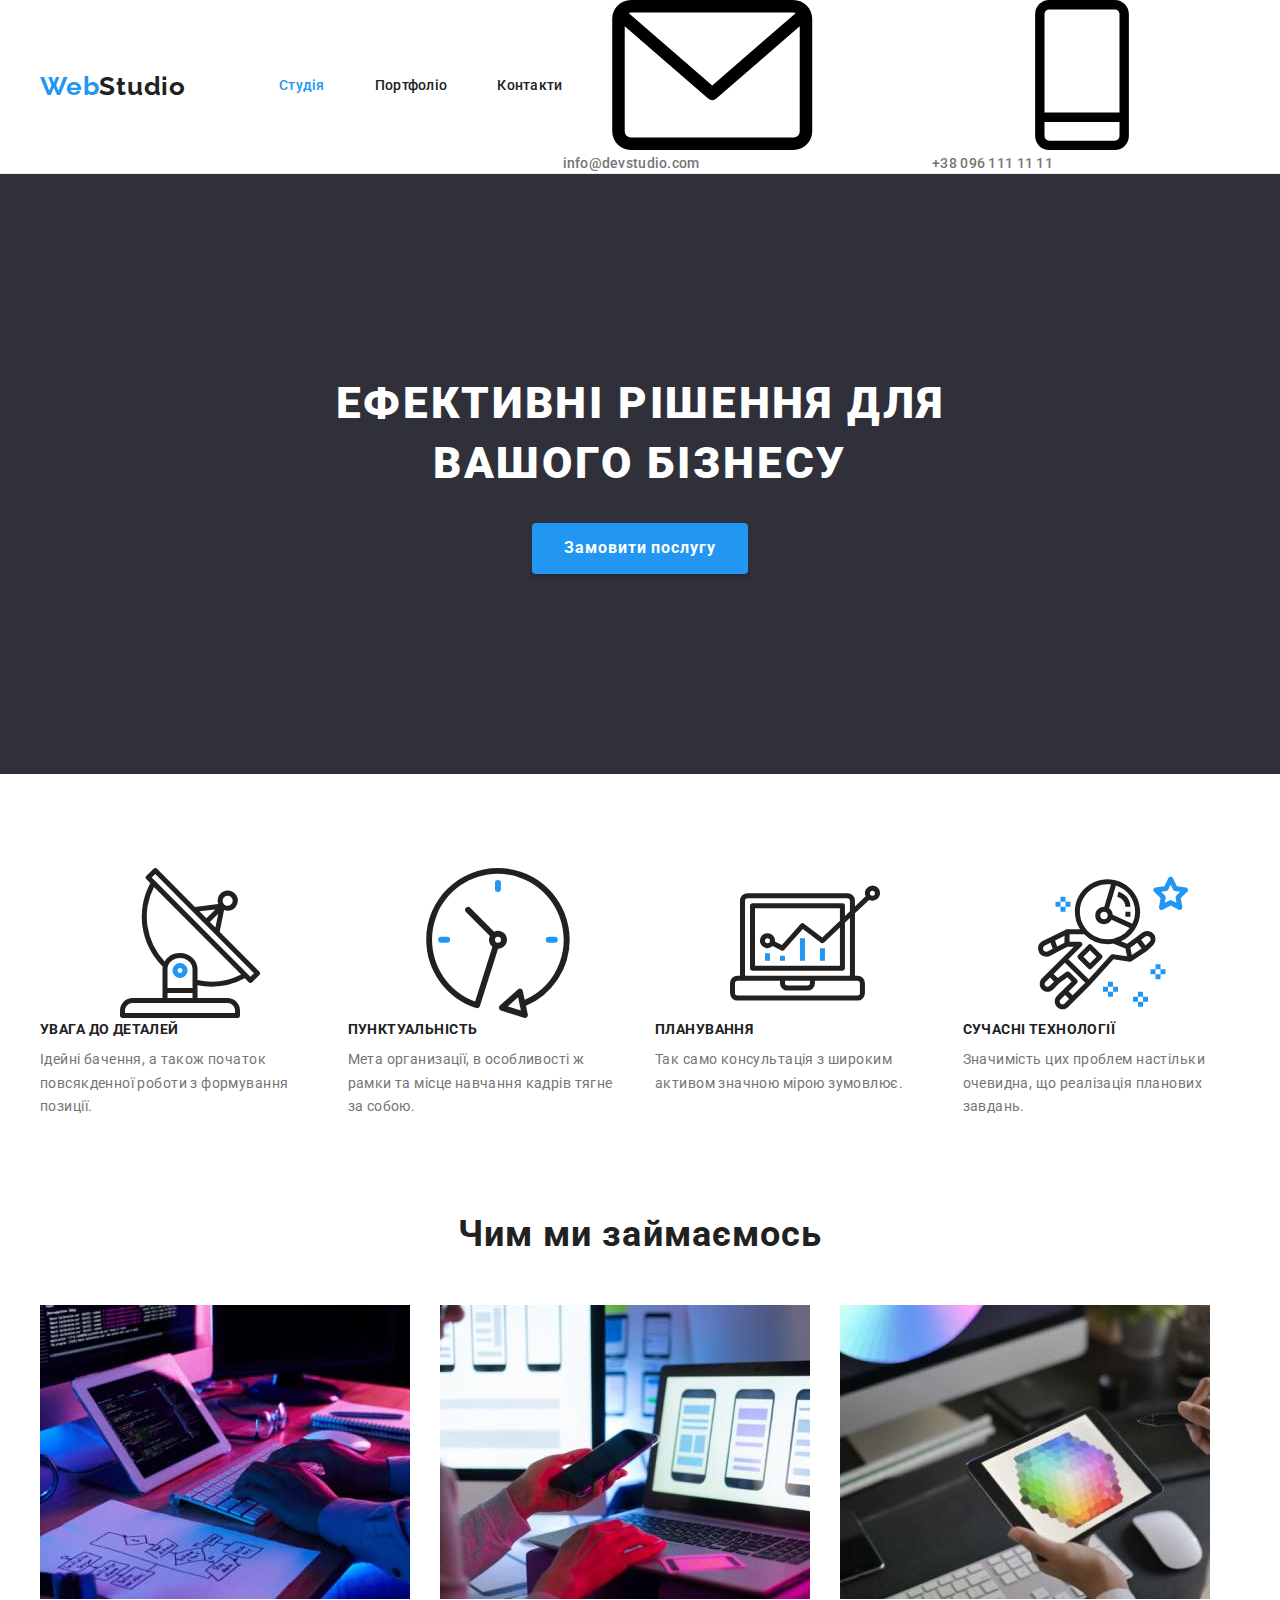
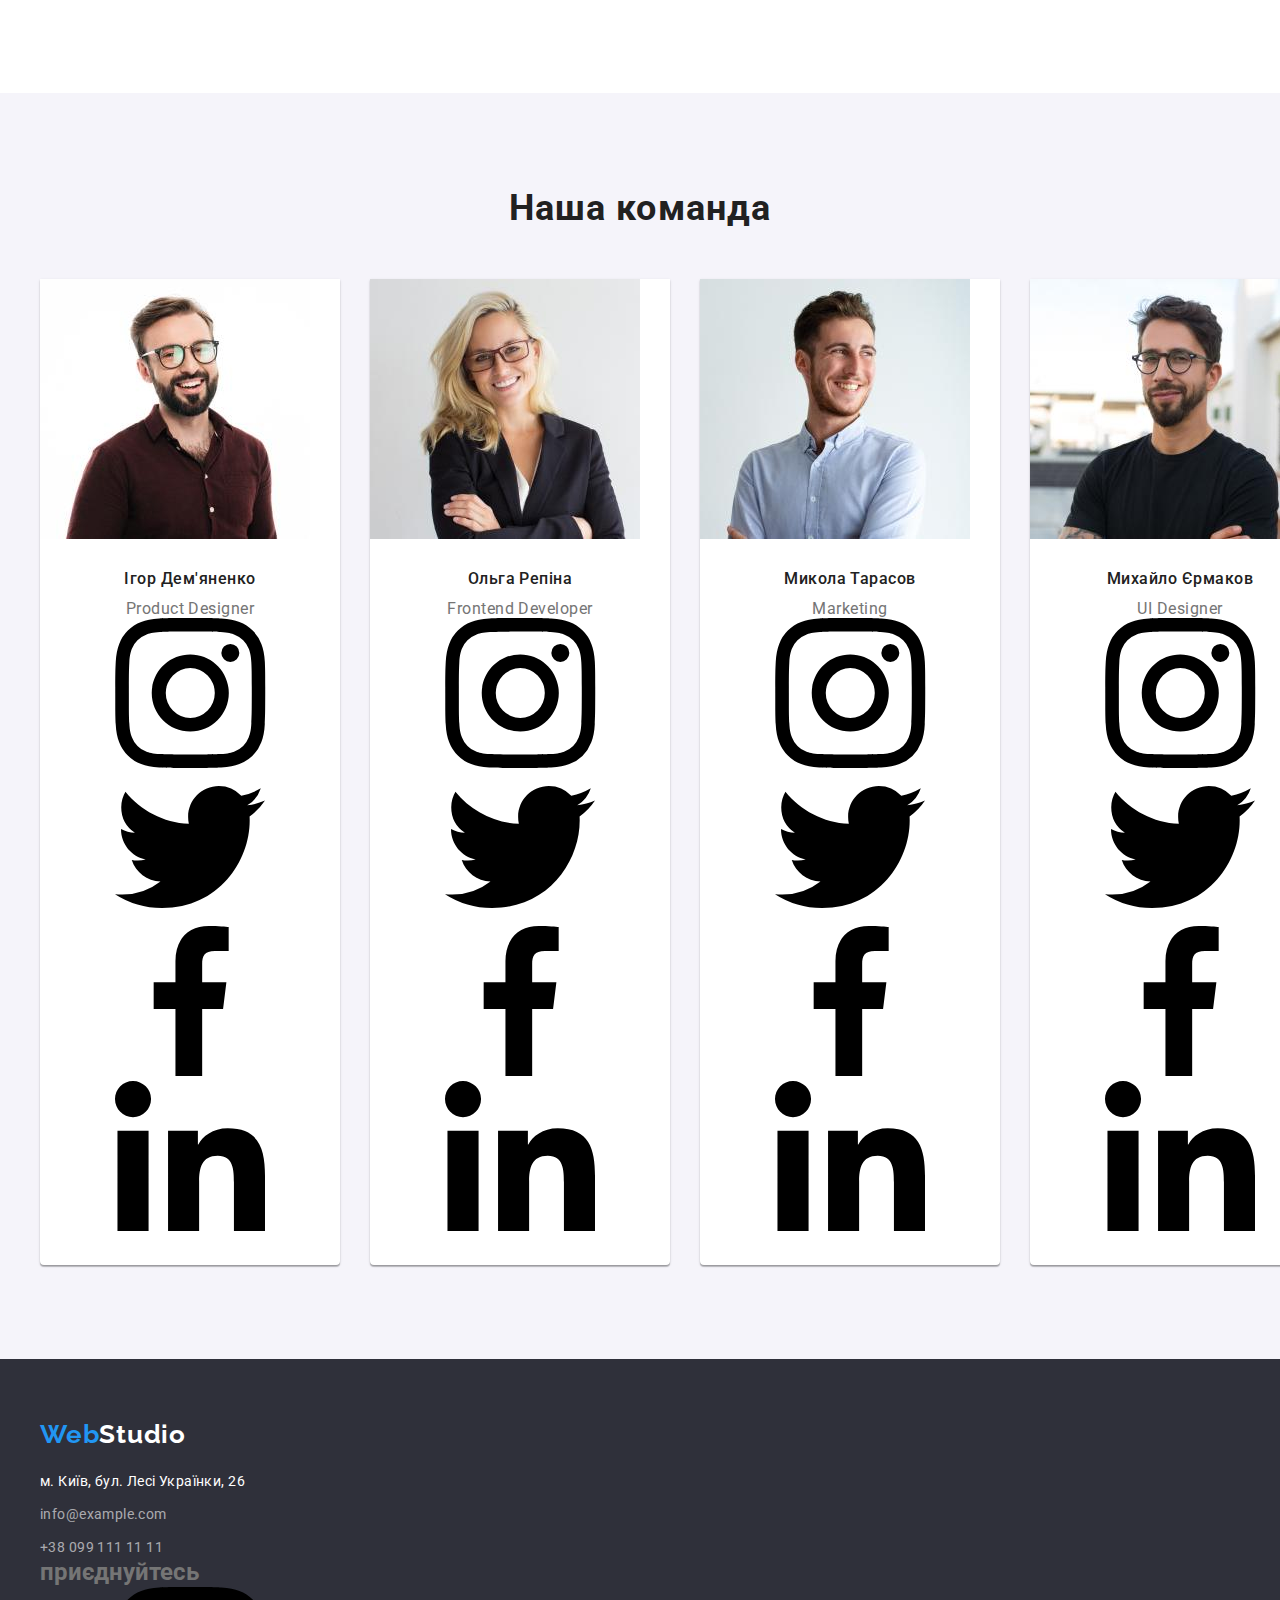
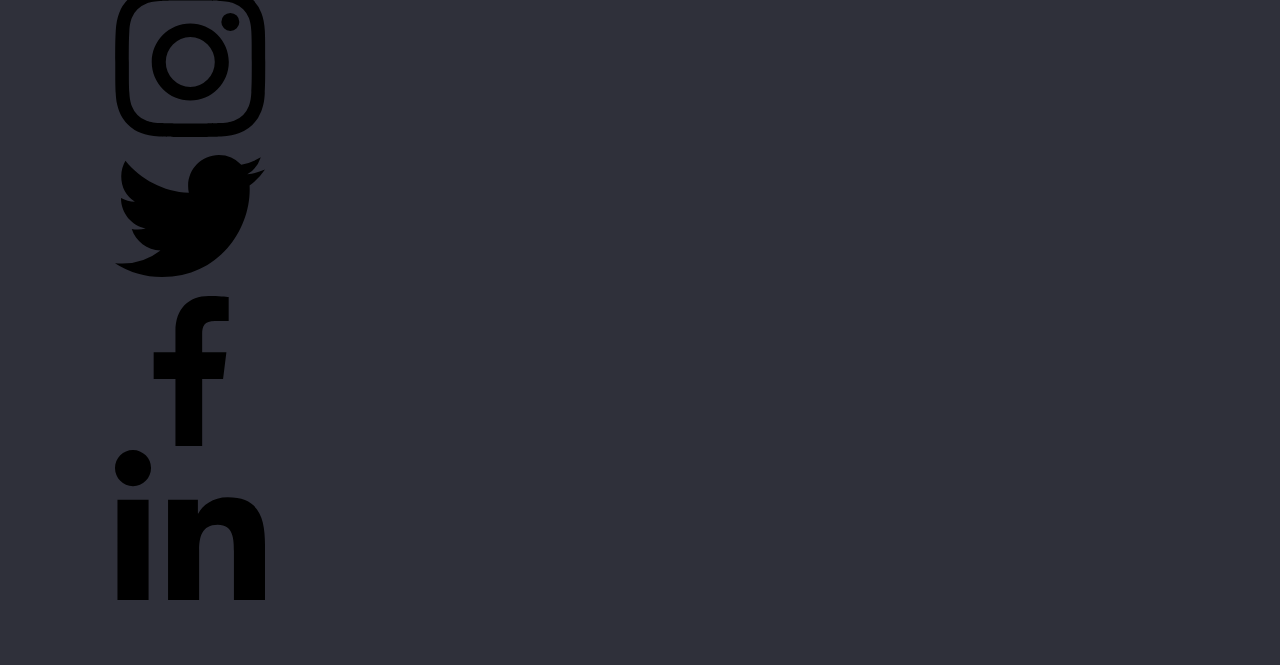
<file: index.html>
<!DOCTYPE html>
<html lang="uk">
<head>
    <meta charset="UTF-8">
    <meta http-equiv="X-UA-Compatible" content="IE=edge">
    <meta name="viewport" content="width=device-width, initial-scale=1.0">
    <title>WebStudio</title>
    <link rel="preconnect" href="https://fonts.googleapis.com">
    <link rel="preconnect" href="https://fonts.gstatic.com" crossorigin>
    <link rel="stylesheet" href="https://fonts.googleapis.com/css2?family=Raleway:wght@700&family=Roboto:wght@400;500;700;900&display=swap">
    <link rel="stylesheet" href="https://cdnjs.cloudflare.com/ajax/libs/modern-normalize/1.1.0/modern-normalize.min.css">
    <link rel="stylesheet" href="./css/styles.css">
</head>

<body>

<!-- Header -->
<header class="header">
    <div class="container main-nav">
        <nav class="header-navigation">
            <a class="header-logo link" href="index.html">Web<span class="header-logo-two">Studio</a>
            <ul class="list nav-list">
                <li class="nav-item"><a class="link nav-link current" href="index.html">Студія</a></li>
                <li class="nav-item"><a class="link nav-link" href="portfolio.html">Портфоліо</a></li>
                <li class="nav-item"><a class="link nav-link" href="">Контакти</a></li>
            </ul>
        </nav>
        <ul class="list contacts-list">
            <li class="contacts-item">
                <a class="link contacts-link" href="mailto:info@devstudio.com">
                    <svg class="contacts-icon-mail">
                        <use href="./images/icons.svg#icon-contacts-mail"></use>
                    </svg>info@devstudio.com</a>
            </li>
            <li class="contacts-item">
                <a class="link contacts-link" href="tel:+380961111111">
                    <svg class="contacts-icon-tel">
                        <use href="./images/icons.svg#icon-contacts-tel"></use>
                    </svg>+38 096 111 11 11</a>
            </li>
        </ul>
    </div>
</header>

<main>

<!-- Секція 1 Головний екран -->
<section class="hero hero-background">
    <div class="container">
        <h1 class="hero-title">Ефективні рішення для вашого бізнесу</h1>
        <button class="hero-btn" type="button">Замовити послугу</button>
    </div>
</section>

<!-- Секція 2 Переваги (приховати заголовок) -->
<section class="section advantage-section">
    <div class="container">
        <!-- <h2 class="section-title">Преимущества</h2> -->
        <ul class="list advantage-list">
            <li class="advantage-item">
                <div class="advantage-item-icon">
                    <svg class="advantage-icon">
                        <use href="./images/icons.svg#icon-advantage-img1"></use>
                    </svg>
                </div>
                <h3 class="advantage-title">Увага до деталей</h3>
                <p class="advantage-text">Ідейні бачення, а також початок повсякденної роботи з формування позиції.</p>
            </li>
            <li class="advantage-item">
                <div class="advantage-item-icon">
                    <svg class="advantage-icon">
                        <use href="./images/icons.svg#icon-advantage-img2"></use>
                    </svg>
                </div>
                <h3 class="advantage-title">Пунктуальність</h3>
                <p class="advantage-text">Мета организації, в особливості ж рамки та місце навчання кадрів тягне за собою.</p>
            </li>
            <li class="advantage-item">
                <div class="advantage-item-icon">
                    <svg class="advantage-icon">
                        <use href="./images/icons.svg#icon-advantage-img3"></use>
                    </svg>
                </div>
                <h3 class="advantage-title">Планування</h3>
                <p class="advantage-text">Так само консультація з широким активом значною мірою зумовлює.</p>
            </li>
            <li class="advantage-item">
                <div class="advantage-item-icon">
                    <svg class="advantage-icon">
                        <use href="./images/icons.svg#icon-advantage-img4"></use>
                    </svg>
                </div>
                <h3 class="advantage-title">Сучасні технології</h3>
                <p class="advantage-text">Значимість цих проблем настільки очевидна, що реалізація планових завдань.</p>
            </li>
        </ul>
    </div>
</section>

<!-- Секція 3 Чим ми займаємось -->
<section class="section">
    <div class="container">
        <h2 class="section-title">Чим ми займаємось</h2>
        <ul class="list doing-list">
            <li class="doing-item">
                <img class="doing-img" 
                     src="./images/what-are-we-doing-img1.jpg"
                     alt="Розробка для десктопних пристроїв" 
                     width="370" height="294">
            </li>
            <li class="doing-item">
                <img class="doing-img" 
                     src="./images/what-are-we-doing-img2.jpg"
                     alt="Розробка для мобільних пристроїв" 
                     width="370" height="294">
            </li>
            <li class="doing-item">
                <img class="doing-img" 
                     src="./images/what-are-we-doing-img3.jpg"
                     alt="Розробка для лептопних пристроїв" 
                     width="370" height="294">
            </li>
        </ul>
    </div>
</section>

<!-- Секція 4 Наша команда -->
<section class="section team">
    <div class="container">
        <h2 class="section-title">Наша команда</h2>
        <ul class="list team-list">
            <li class="team-item">
                <img class="team-img" src="./images/our-team-img1.jpg" alt="Фото Игорь Демьяненко" width="270"
                    height="260">
                <div class="team-title-text">
                    <h3 class="team-title">Ігор Дем'яненко</h3>
                    <p class="team-text" lang="en">Product Designer</p>
                    <ul class="team-list-social">
                        <li class="team-item-social">
                            <a href="" class="team-link-social">
                                <svg class="team-social-logo">
                                    <use href="./images/icons.svg#icon-social-instagram"></use>
                                </svg>
                            </a>
                        </li>
                        <li class="team-item-social">
                            <a href="" class="team-link-social">
                                <svg class="team-social-logo">
                                    <use href="./images/icons.svg#icon-social-twitter"></use>
                                </svg>
                            </a>
                        </li>
                        <li class="team-item-social">
                            <a href="" class="team-link-social">
                                <svg class="team-social-logo">
                                    <use href="./images/icons.svg#icon-social-facebook"></use>
                                </svg>
                            </a>
                        </li>
                        <li class="team-item-social">
                            <a href="" class="team-link-social">
                                <svg class="team-social-logo">
                                    <use href="./images/icons.svg#icon-social-linkedin"></use>
                                </svg>
                            </a>
                        </li>
                    </ul>
                </div>
            </li>
            <li class="team-item">
                <img class="team-img" src="./images/our-team-img2.jpg" alt="Фото Ольга Репина" width="270" height="260">
                <div class="team-title-text">
                    <h3 class="team-title">Ольга Репіна</h3>
                    <p class="team-text" lang="en">Frontend Developer</p>
                    <ul class="team-list-social">
                        <li class="team-item-social">
                            <a href="" class="team-link-social">
                                <svg class="team-social-logo">
                                    <use href="./images/icons.svg#icon-social-instagram"></use>
                                </svg>
                            </a>
                        </li>
                        <li class="team-item-social">
                            <a href="" class="team-link-social">
                                <svg class="team-social-logo">
                                    <use href="./images/icons.svg#icon-social-twitter"></use>
                                </svg>
                            </a>
                        </li>
                        <li class="team-item-social">
                            <a href="" class="team-link-social">
                                <svg class="team-social-logo">
                                    <use href="./images/icons.svg#icon-social-facebook"></use>
                                </svg>
                            </a>
                        </li>
                        <li class="team-item-social">
                            <a href="" class="team-link-social">
                                <svg class="team-social-logo">
                                    <use href="./images/icons.svg#icon-social-linkedin"></use>
                                </svg>
                            </a>
                        </li>
                    </ul>
                </div>
            </li>
            <li class="team-item">
                <img class="team-img" src="./images/our-team-img3.jpg" alt="Фото Николай Тарасов" width="270"
                    height="260">
                <div class="team-title-text">
                    <h3 class="team-title">Микола Тарасов</h3>
                    <p class="team-text" lang="en">Marketing</p>
                    <ul class="team-list-social">
                        <li class="team-item-social">
                            <a href="" class="team-link-social">
                                <svg class="team-social-logo">
                                    <use href="./images/icons.svg#icon-social-instagram"></use>
                                </svg>
                            </a>
                        </li>
                        <li class="team-item-social">
                            <a href="" class="team-link-social">
                                <svg class="team-social-logo">
                                    <use href="./images/icons.svg#icon-social-twitter"></use>
                                </svg>
                            </a>
                        </li>
                        <li class="team-item-social">
                            <a href="" class="team-link-social">
                                <svg class="team-social-logo">
                                    <use href="./images/icons.svg#icon-social-facebook"></use>
                                </svg>
                            </a>
                        </li>
                        <li class="team-item-social">
                            <a href="" class="team-link-social">
                                <svg class="team-social-logo">
                                    <use href="./images/icons.svg#icon-social-linkedin"></use>
                                </svg>
                            </a>
                        </li>
                    </ul>
                </div>
            </li>
            <li class="team-item">
                <img class="team-img" src="./images/our-team-img4.jpg" alt="Фото Михаил Ермаков" width="270"
                    height="260">
                <div class="team-title-text">
                    <h3 class="team-title">Михайло Єрмаков</h3>
                    <p class="team-text" lang="en">UI Designer</p>
                    <ul class="team-list-social">
                        <li class="team-item-social">
                            <a href="" class="team-link-social">
                                <svg class="team-social-logo">
                                    <use href="./images/icons.svg#icon-social-instagram"></use>
                                </svg>
                            </a>
                        </li>
                        <li class="team-item-social">
                            <a href="" class="team-link-social">
                                <svg class="team-social-logo">
                                    <use href="./images/icons.svg#icon-social-twitter"></use>
                                </svg>
                            </a>
                        </li>
                        <li class="team-item-social">
                            <a href="" class="team-link-social">
                                <svg class="team-social-logo">
                                    <use href="./images/icons.svg#icon-social-facebook"></use>
                                </svg>
                            </a>
                        </li>
                        <li class="team-item-social">
                            <a href="" class="team-link-social">
                                <svg class="team-social-logo">
                                    <use href="./images/icons.svg#icon-social-linkedin"></use>
                                </svg>
                            </a>
                        </li>
                    </ul>
                </div>
            </li>
        </ul>
    </div>
</section>

</main>

<!-- Footer -->
<footer class="footer">
    <div class="container logo-address-social">
        <div>
            <a class="link footer-logo" href="index.html">Web<span class="footer-logo-two">Studio</span></a>
            <address class="address">
                <ul class="list footer-list">
                    <li class="footer-item">
                        <a class="link footer-link footer-address" 
                           href="https://goo.gl/maps/5prfQH1JwphvAtdC9">
                           м. Київ, бул. Лесі Українки, 26
                        </a>
                    </li>
                    <li class="footer-item">
                        <a class="link footer-link" href="mailto:info@example.com">info@example.com</a>
                    </li>
                    <li class="footer-item">
                        <a class="link footer-link" href="tel:+380991111111">+38 099 111 11 11</a>
                    </li>
                </ul>
            </address>
        </div>
        <div class="footer-social">
            <h2 class="footer-social-title">приєднуйтесь</h2>
            <ul class="footer-social-list">
                <li class="footer-social-item">
                    <a href="" class="footer-social-link">
                        <svg class="footer-social-logo">
                            <use href="./images/icons.svg#icon-social-instagram"></use>
                        </svg>
                    </a>
                </li>
                <li class="footer-social-item">
                    <a href="" class="footer-social-link">
                        <svg class="footer-social-logo">
                            <use href="./images/icons.svg#icon-social-twitter"></use>
                        </svg>
                    </a>
                </li>
                <li class="footer-social-item">
                    <a href="" class="footer-social-link">
                        <svg class="footer-social-logo">
                            <use href="./images/icons.svg#icon-social-facebook"></use>
                        </svg>
                    </a>
                </li>
                <li class="footer-social-item">
                    <a href="" class="footer-social-link">
                        <svg class="footer-social-logo">
                            <use href="./images/icons.svg#icon-social-linkedin"></use>
                        </svg>
                    </a>
                </li>
            </ul>
        </div>
    </div>
</footer>

</body>
</html>
</file>
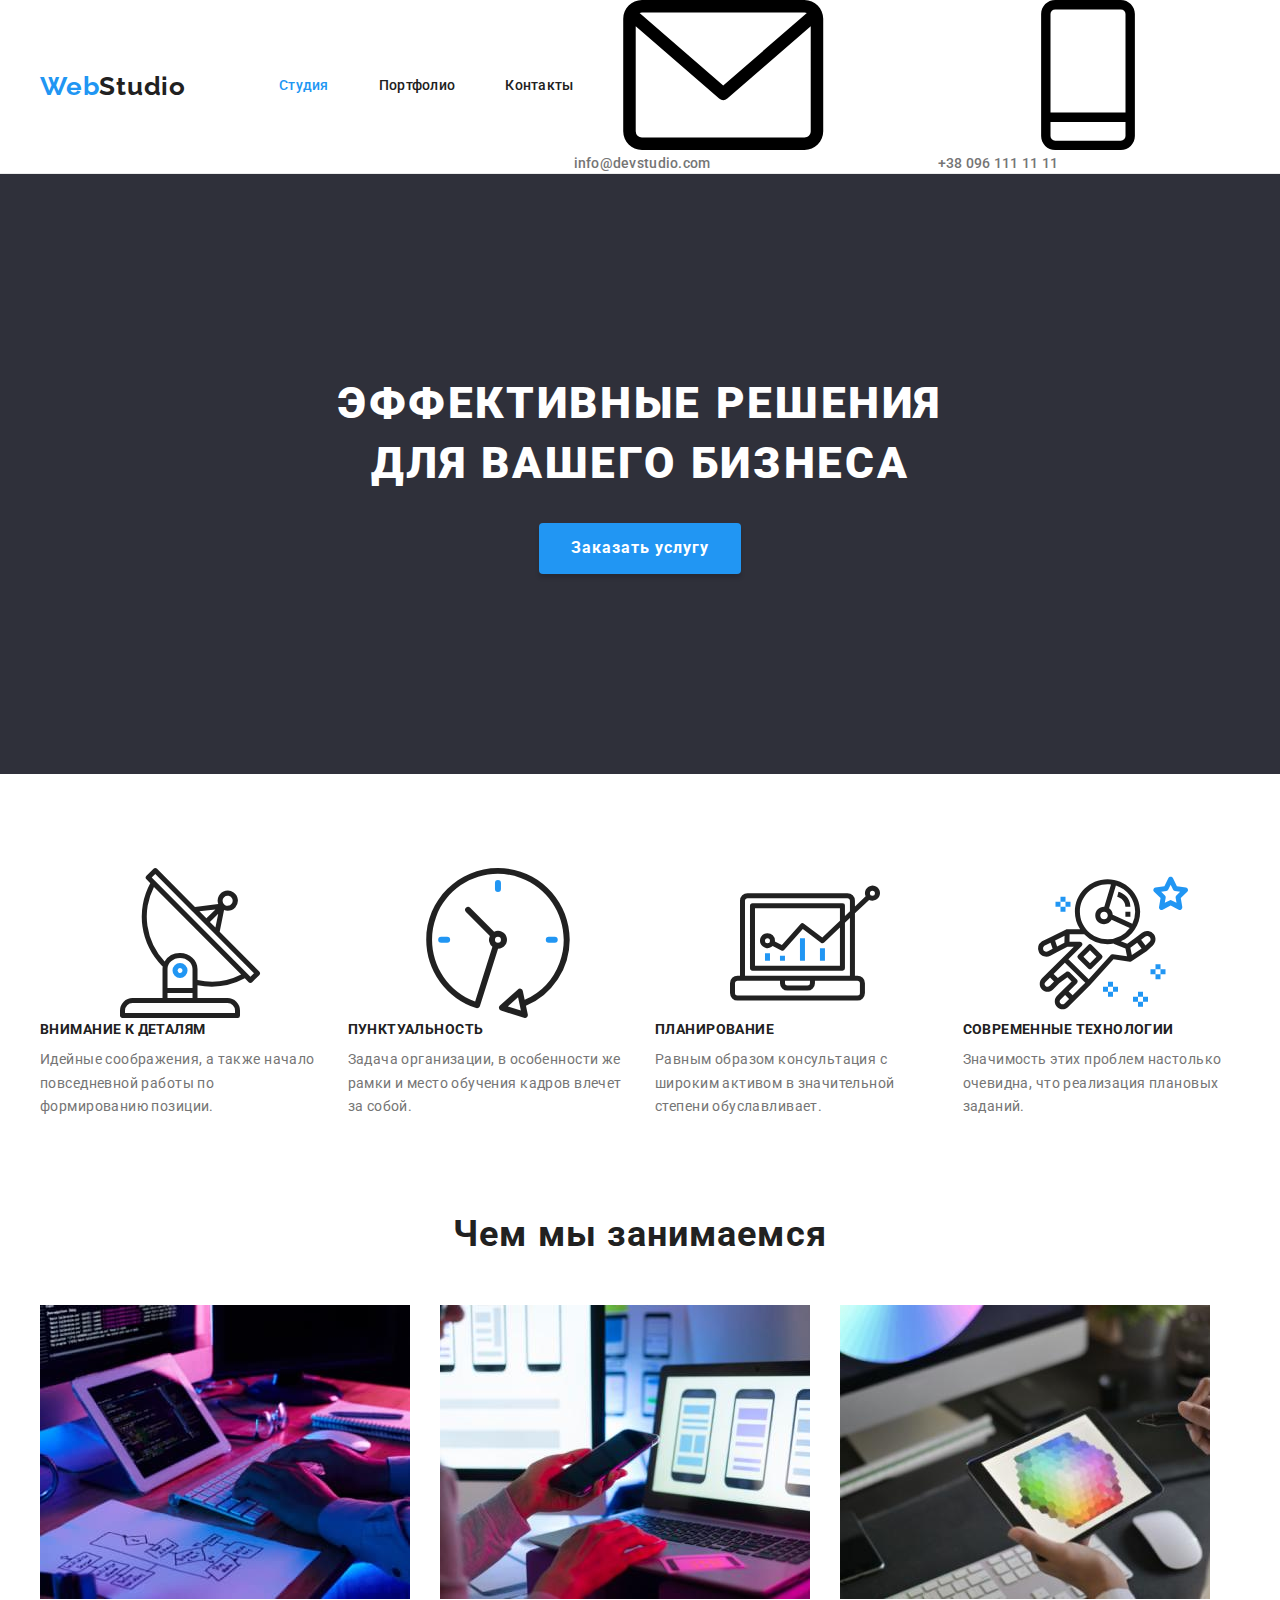
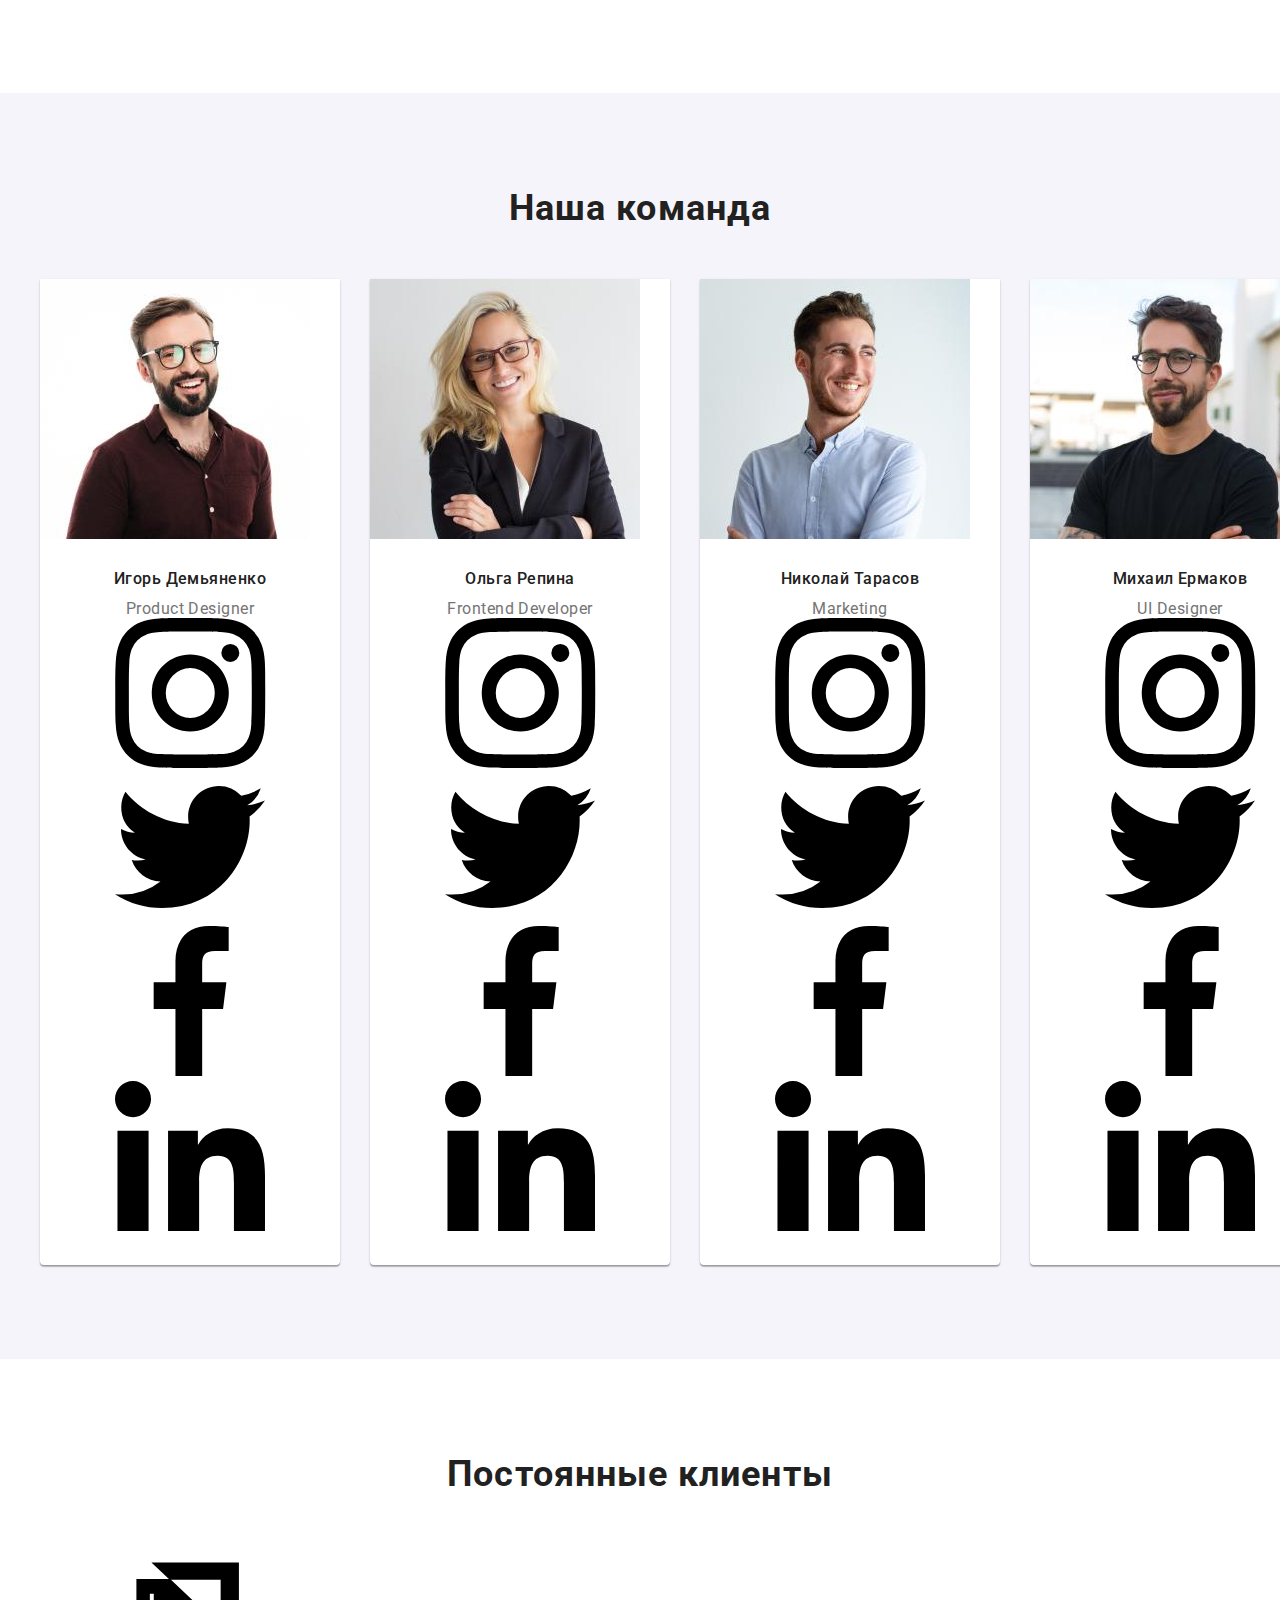
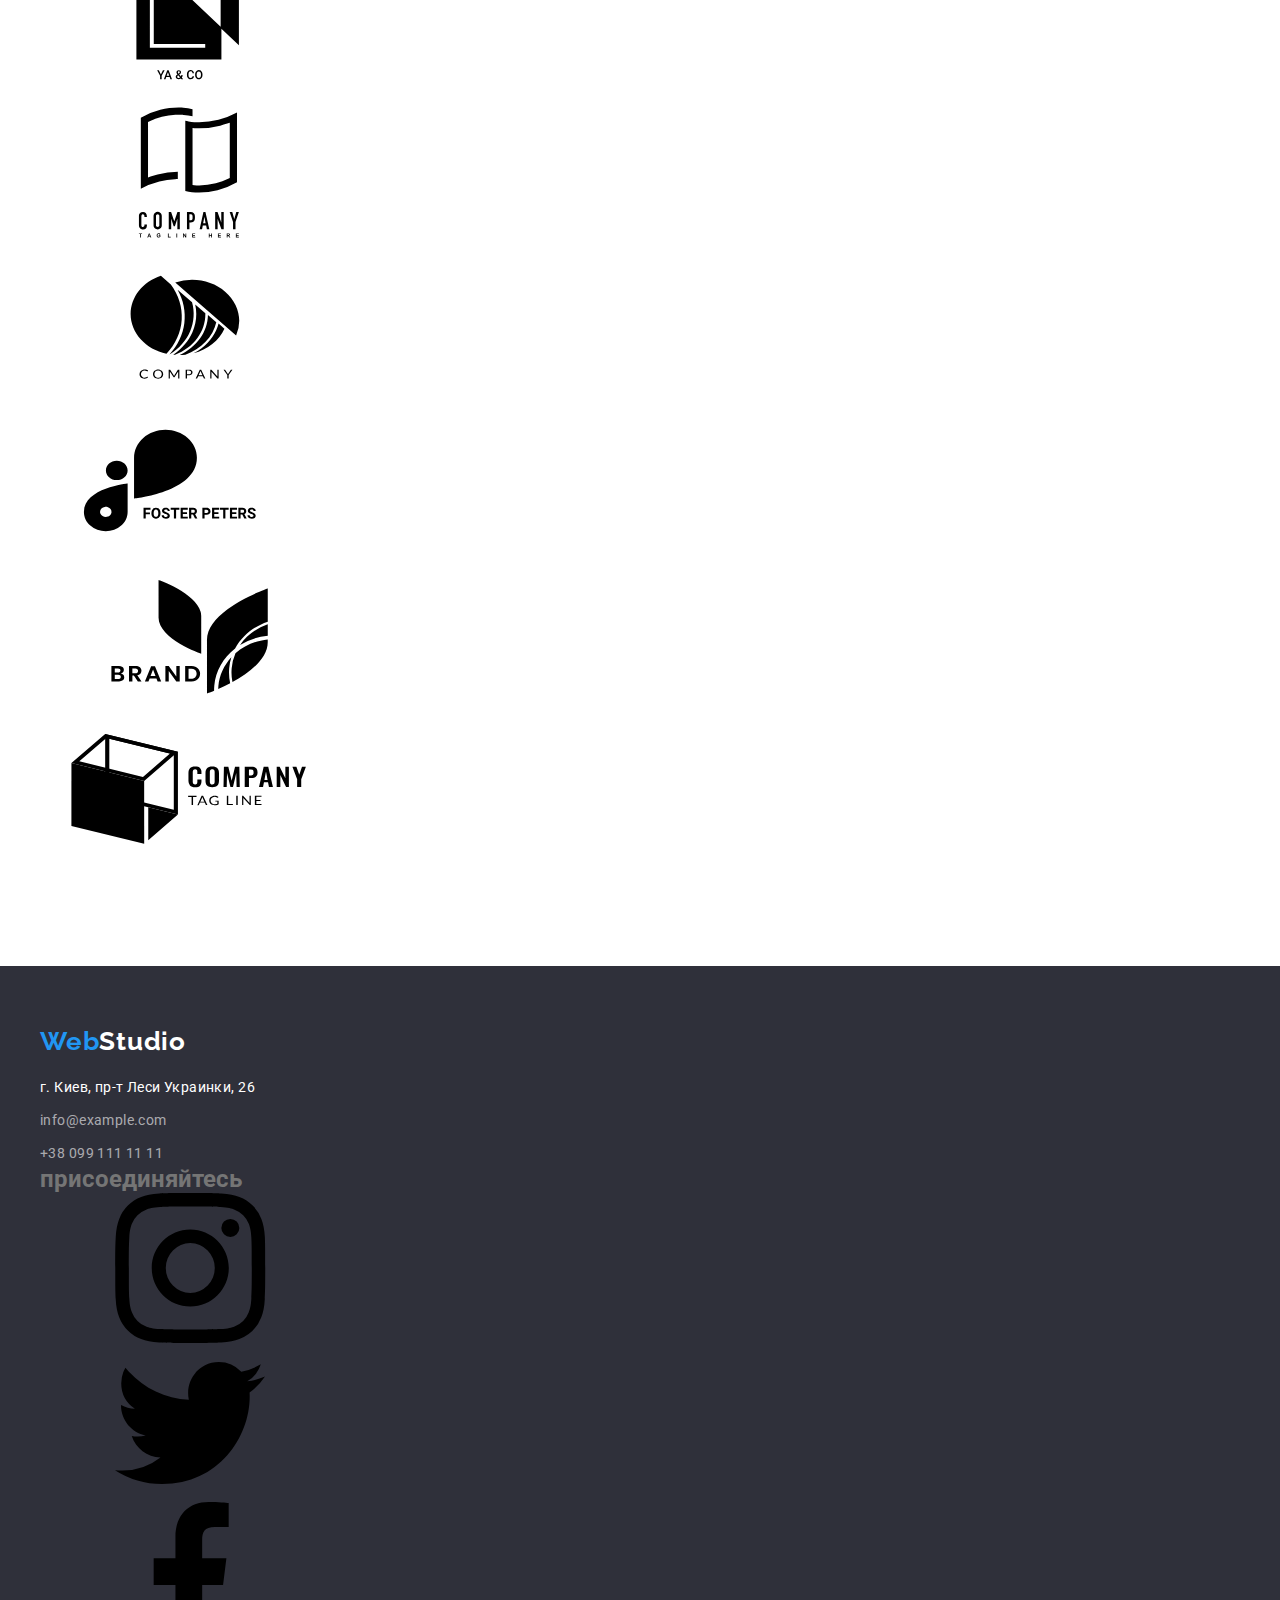
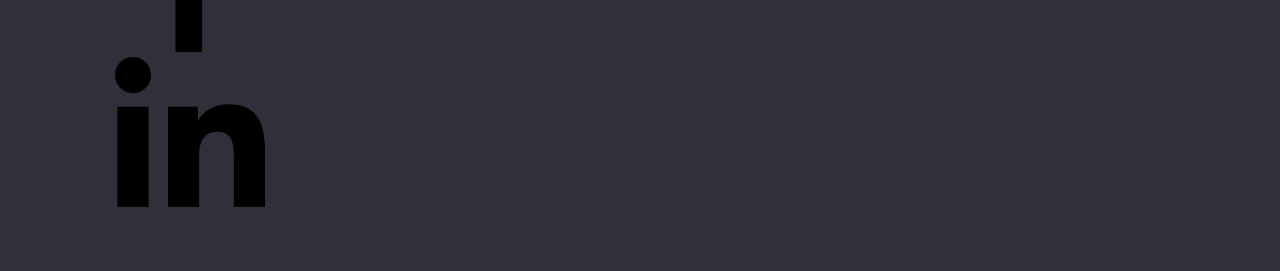
<file: index4.html>
<!DOCTYPE html>
<html lang="ru">
<head>
    <meta charset="UTF-8">
    <meta http-equiv="X-UA-Compatible" content="IE=edge">
    <meta name="viewport" content="width=device-width, initial-scale=1.0">
    <title>WebStudio</title>
    <link rel="preconnect" href="https://fonts.googleapis.com">
    <link rel="preconnect" href="https://fonts.gstatic.com" crossorigin>
    <link href="https://fonts.googleapis.com/css2?family=Raleway:wght@700&family=Roboto:wght@400;500;700;900&display=swap"
        rel="stylesheet">
    <link rel="stylesheet" href="https://cdnjs.cloudflare.com/ajax/libs/modern-normalize/1.1.0/modern-normalize.min.css">
    <link rel="stylesheet" href="./css/styles.css">
</head>
<body>
<!-- HEADER (ШАПКА) -->
<header class="header">
    <div class="container main-nav">
        <nav class="header-navigation">
            <a class="header-logo link" href="index.html">Web<span class="header-logo-two">Studio</a>
                <ul class="list nav-list">
                    <li class="nav-item"><a class="link nav-link current" href="index.html">Студия</a></li>
                    <li class="nav-item"><a class="link nav-link" href="portfolio.html">Портфолио</a></li>
                    <li class="nav-item"><a class="link nav-link" href="">Контакты</a></li>
                </ul>
        </nav>
        <ul class="list contacts-list">
            <li class="contacts-item">
                <a class="link contacts-link" href="mailto:info@devstudio.com">
                    <svg class="contacts-icon-mail">
                        <use href="./images/icons.svg#icon-contacts-mail"></use>
                    </svg>info@devstudio.com</a></li>
            <li class="contacts-item">
                <a class="link contacts-link" href="tel:+380961111111">
                    <svg class="contacts-icon-tel">
                        <use href="./images/icons.svg#icon-contacts-tel"></use>
                    </svg>+38 096 111 11 11</a></li>
        </ul>
    </div>
</header>

<main>
<!-- СЕКЦИЯ 1 HERO (ГЛАВНЫЙ ЭКРАН) -->
<section class="hero hero-background">
    <div class="container">
        <h1 class="hero-title">Эффективные решения для вашего бизнеса</h1>
        <button class="hero-btn" type="button">Заказать услугу</button>
    </div>
</section>

<!-- СЕКЦИЯ 2 ПРЕИМУЩЕСТВА (скрыть заголовок) -->
<section class="section advantage-section">
    <div class="container">
        <!-- <h2 class="section-title">Преимущества</h2> -->
        <ul class="list advantage-list">
            <li class="advantage-item">
                <div class="advantage-item-icon">
                    <svg class="advantage-icon">
                        <use href="./images/icons.svg#icon-advantage-img1"></use>
                    </svg>
                </div>
                <h3 class="advantage-title">Внимание к деталям</h3>
                <p class="advantage-text">Идейные соображения, а также начало повседневной работы по формированию позиции.</p>
            </li>
            <li class="advantage-item">
                <div class="advantage-item-icon">
                    <svg class="advantage-icon">
                        <use href="./images/icons.svg#icon-advantage-img2"></use>
                    </svg>
                </div>
                <h3 class="advantage-title">Пунктуальность</h3>
                <p class="advantage-text">Задача организации, в особенности же рамки и место обучения кадров влечет за собой.</p>
            </li>
            <li class="advantage-item">
                <div class="advantage-item-icon">
                    <svg class="advantage-icon">
                        <use href="./images/icons.svg#icon-advantage-img3"></use>
                    </svg>
                </div>
                <h3 class="advantage-title">Планирование</h3>
                <p class="advantage-text">Равным образом консультация с широким активом в значительной степени обуславливает.</p>
            </li>
            <li class="advantage-item">
                <div class="advantage-item-icon">
                    <svg class="advantage-icon">
                        <use href="./images/icons.svg#icon-advantage-img4"></use>
                    </svg>
                </div>
                <h3 class="advantage-title">Современные технологии</h3>
                <p class="advantage-text">Значимость этих проблем настолько очевидна, что реализация плановых заданий.</p>
            </li>
        </ul>
    </div>
</section>

<!-- СЕКЦИЯ 3 ЧЕМ МЫ ЗАНИМАЕМСЯ -->
<section class="section">
    <div class="container">
        <h2 class="section-title">Чем мы занимаемся</h2>
        <ul class="list doing-list">
            <li class="doing-item">
                <img class="doing-img" src="./images/what-are-we-doing-img1.jpg" alt="Разработка для десктопных устройств" width="370" height="294">
            </li>
            <li class="doing-item">
                <img class="doing-img" src="./images/what-are-we-doing-img2.jpg" alt="Разработка для мобильных устройств" width="370" height="294">
            </li>
            <li class="doing-item">
                <img class="doing-img" src="./images/what-are-we-doing-img3.jpg" alt="Разработка для лептопных устройств" width="370" height="294">
            </li>
        </ul>
    </div>
</section>

<!-- СЕКЦИЯ 4 НАША КОМАНДА -->
<section class="section team">
    <div class="container">
        <h2 class="section-title">Наша команда</h2>
        <ul class="list team-list">
            <li class="team-item">
                <img class="team-img" src="./images/our-team-img1.jpg" alt="Фото Игорь Демьяненко" width="270" height="260">
                <div class="team-title-text">
                    <h3 class="team-title">Игорь Демьяненко</h3>
                    <p class="team-text" lang="en">Product Designer</p>
                    <ul class="team-list-social">
                        <li class="team-item-social">
                            <a href="" class="team-link-social">
                                <svg class="team-social-logo">
                                    <use href="./images/icons.svg#icon-social-instagram"></use>
                                </svg>
                            </a>
                        </li>
                        <li class="team-item-social">
                            <a href="" class="team-link-social">
                                <svg class="team-social-logo">
                                    <use href="./images/icons.svg#icon-social-twitter"></use>
                                </svg>
                            </a>
                        </li>
                        <li class="team-item-social">
                            <a href="" class="team-link-social">
                                <svg class="team-social-logo">
                                    <use href="./images/icons.svg#icon-social-facebook"></use>
                                </svg>
                            </a>
                        </li>
                        <li class="team-item-social">
                            <a href="" class="team-link-social">
                                <svg class="team-social-logo">
                                    <use href="./images/icons.svg#icon-social-linkedin"></use>
                                </svg>
                            </a>
                        </li>
                    </ul>
                </div>
            </li>
            <li class="team-item">
                <img class="team-img" src="./images/our-team-img2.jpg" alt="Фото Ольга Репина" width="270" height="260">
                <div class="team-title-text">
                    <h3 class="team-title">Ольга Репина</h3>
                    <p class="team-text" lang="en">Frontend Developer</p>
                    <ul class="team-list-social">
                        <li class="team-item-social">
                            <a href="" class="team-link-social">
                                <svg class="team-social-logo">
                                    <use href="./images/icons.svg#icon-social-instagram"></use>
                                </svg>
                            </a>
                        </li>
                        <li class="team-item-social">
                            <a href="" class="team-link-social">
                                <svg class="team-social-logo">
                                    <use href="./images/icons.svg#icon-social-twitter"></use>
                                </svg>
                            </a>
                        </li>
                        <li class="team-item-social">
                            <a href="" class="team-link-social">
                                <svg class="team-social-logo">
                                    <use href="./images/icons.svg#icon-social-facebook"></use>
                                </svg>
                            </a>
                        </li>
                        <li class="team-item-social">
                            <a href="" class="team-link-social">
                                <svg class="team-social-logo">
                                    <use href="./images/icons.svg#icon-social-linkedin"></use>
                                </svg>
                            </a>
                        </li>
                    </ul>
                </div>
            </li>
            <li class="team-item">
                <img class="team-img" src="./images/our-team-img3.jpg" alt="Фото Николай Тарасов" width="270" height="260">
                <div class="team-title-text">
                    <h3 class="team-title">Николай Тарасов</h3>
                    <p class="team-text" lang="en">Marketing</p>
                    <ul class="team-list-social">
                        <li class="team-item-social">
                            <a href="" class="team-link-social">
                                <svg class="team-social-logo">
                                    <use href="./images/icons.svg#icon-social-instagram"></use>
                                </svg>
                            </a>
                        </li>
                        <li class="team-item-social">
                            <a href="" class="team-link-social">
                                <svg class="team-social-logo">
                                    <use href="./images/icons.svg#icon-social-twitter"></use>
                                </svg>
                            </a>
                        </li>
                        <li class="team-item-social">
                            <a href="" class="team-link-social">
                                <svg class="team-social-logo">
                                    <use href="./images/icons.svg#icon-social-facebook"></use>
                                </svg>
                            </a>
                        </li>
                        <li class="team-item-social">
                            <a href="" class="team-link-social">
                                <svg class="team-social-logo">
                                    <use href="./images/icons.svg#icon-social-linkedin"></use>
                                </svg>
                            </a>
                        </li>
                    </ul>
                </div>
            </li>
            <li class="team-item">
                <img class="team-img" src="./images/our-team-img4.jpg" alt="Фото Михаил Ермаков" width="270" height="260">
                <div class="team-title-text">
                    <h3 class="team-title">Михаил Ермаков</h3>
                    <p class="team-text" lang="en">UI Designer</p>
                    <ul class="team-list-social">
                        <li class="team-item-social">
                            <a href="" class="team-link-social">
                                <svg class="team-social-logo">
                                    <use href="./images/icons.svg#icon-social-instagram"></use>
                                </svg>
                            </a>
                        </li>
                        <li class="team-item-social">
                            <a href="" class="team-link-social">
                                <svg class="team-social-logo">
                                    <use href="./images/icons.svg#icon-social-twitter"></use>
                                </svg>
                            </a>
                        </li>
                        <li class="team-item-social">
                            <a href="" class="team-link-social">
                                <svg class="team-social-logo">
                                    <use href="./images/icons.svg#icon-social-facebook"></use>
                                </svg>
                            </a>
                        </li>
                        <li class="team-item-social">
                            <a href="" class="team-link-social">
                                <svg class="team-social-logo">
                                    <use href="./images/icons.svg#icon-social-linkedin"></use>
                                </svg>
                            </a>
                        </li>
                    </ul>
                </div>
            </li>
        </ul>
    </div>
</section>

<!-- СЕКЦИЯ 5 ПОСТОЯННЫЕ КЛИЕНТЫ -->
<section class="section clients">
    <div class="container">
        <h2 class="section-title">Постоянные клиенты</h2>
        <ul class="clients-list">
            <li class="clients-item">
                <a href="" class="clients-link">
                    <svg class="clients-logo">
                        <use href="./images/icons.svg#icon-clients-logo1"></use>
                    </svg>
                </a>
            </li>
            <li class="clients-item">
                <a href="" class="clients-link">
                    <svg class="clients-logo">
                        <use href="./images/icons.svg#icon-clients-logo2"></use>
                    </svg>
                </a>
            </li>
            <li class="clients-item">
                <a href="" class="clients-link">
                    <svg class="clients-logo">
                        <use href="./images/icons.svg#icon-clients-logo3"></use>
                    </svg>
                </a>
            </li>
            <li class="clients-item">
                <a href="" class="clients-link">
                    <svg class="clients-logo">
                        <use href="./images/icons.svg#icon-clients-logo4"></use>
                    </svg>
                </a>
            </li>
            <li class="clients-item">
                <a href="" class="clients-link">
                    <svg class="clients-logo">
                        <use href="./images/icons.svg#icon-clients-logo5"></use>
                    </svg>
                </a>
            </li>
            <li class="clients-item">
                <a href="" class="clients-link">
                    <svg class="clients-logo">
                        <use href="./images/icons.svg#icon-clients-logo6"></use>
                    </svg>
                </a>
            </li>
        </ul>
    </div>
</section>
</main>

<!-- FOOTER (ПОДВАЛ) -->
<footer class="footer">
    <div class="container logo-address-social">
        <div>
            <a class="link footer-logo" href="index.html">Web<span class="footer-logo-two">Studio</span></a>
            <address class="address">
                <ul class="list footer-list">
                    <li class="footer-item">
                        <a class="link footer-link footer-address" href="https://goo.gl/maps/5prfQH1JwphvAtdC9">г. Киев, пр-т Леси Украинки, 26</a>
                    </li>
                    <li class="footer-item">
                        <a class="link footer-link" href="mailto:info@example.com">info@example.com</a>
                    </li>
                    <li class="footer-item">
                        <a class="link footer-link" href="tel:+380991111111">+38 099 111 11 11</a>
                    </li>
                </ul>
            </address>
        </div>
        <div class="footer-social">
            <h2 class="footer-social-title">присоединяйтесь</h2>
            <ul class="footer-social-list">
                <li class="footer-social-item">
                    <a href="" class="footer-social-link">
                        <svg class="footer-social-logo">
                            <use href="./images/icons.svg#icon-social-instagram"></use>
                        </svg>
                    </a>
                </li>
                <li class="footer-social-item">
                    <a href="" class="footer-social-link">
                        <svg class="footer-social-logo">
                            <use href="./images/icons.svg#icon-social-twitter"></use>
                        </svg>
                    </a>
                </li>
                <li class="footer-social-item">
                    <a href="" class="footer-social-link">
                        <svg class="footer-social-logo">
                            <use href="./images/icons.svg#icon-social-facebook"></use>
                        </svg>
                    </a>
                </li>
                <li class="footer-social-item">
                    <a href="" class="footer-social-link">
                        <svg class="footer-social-logo">
                            <use href="./images/icons.svg#icon-social-linkedin"></use>
                        </svg>
                    </a>
                </li>
            </ul>
        </div>
    </div>
</footer>
</body>
</html>
</file>
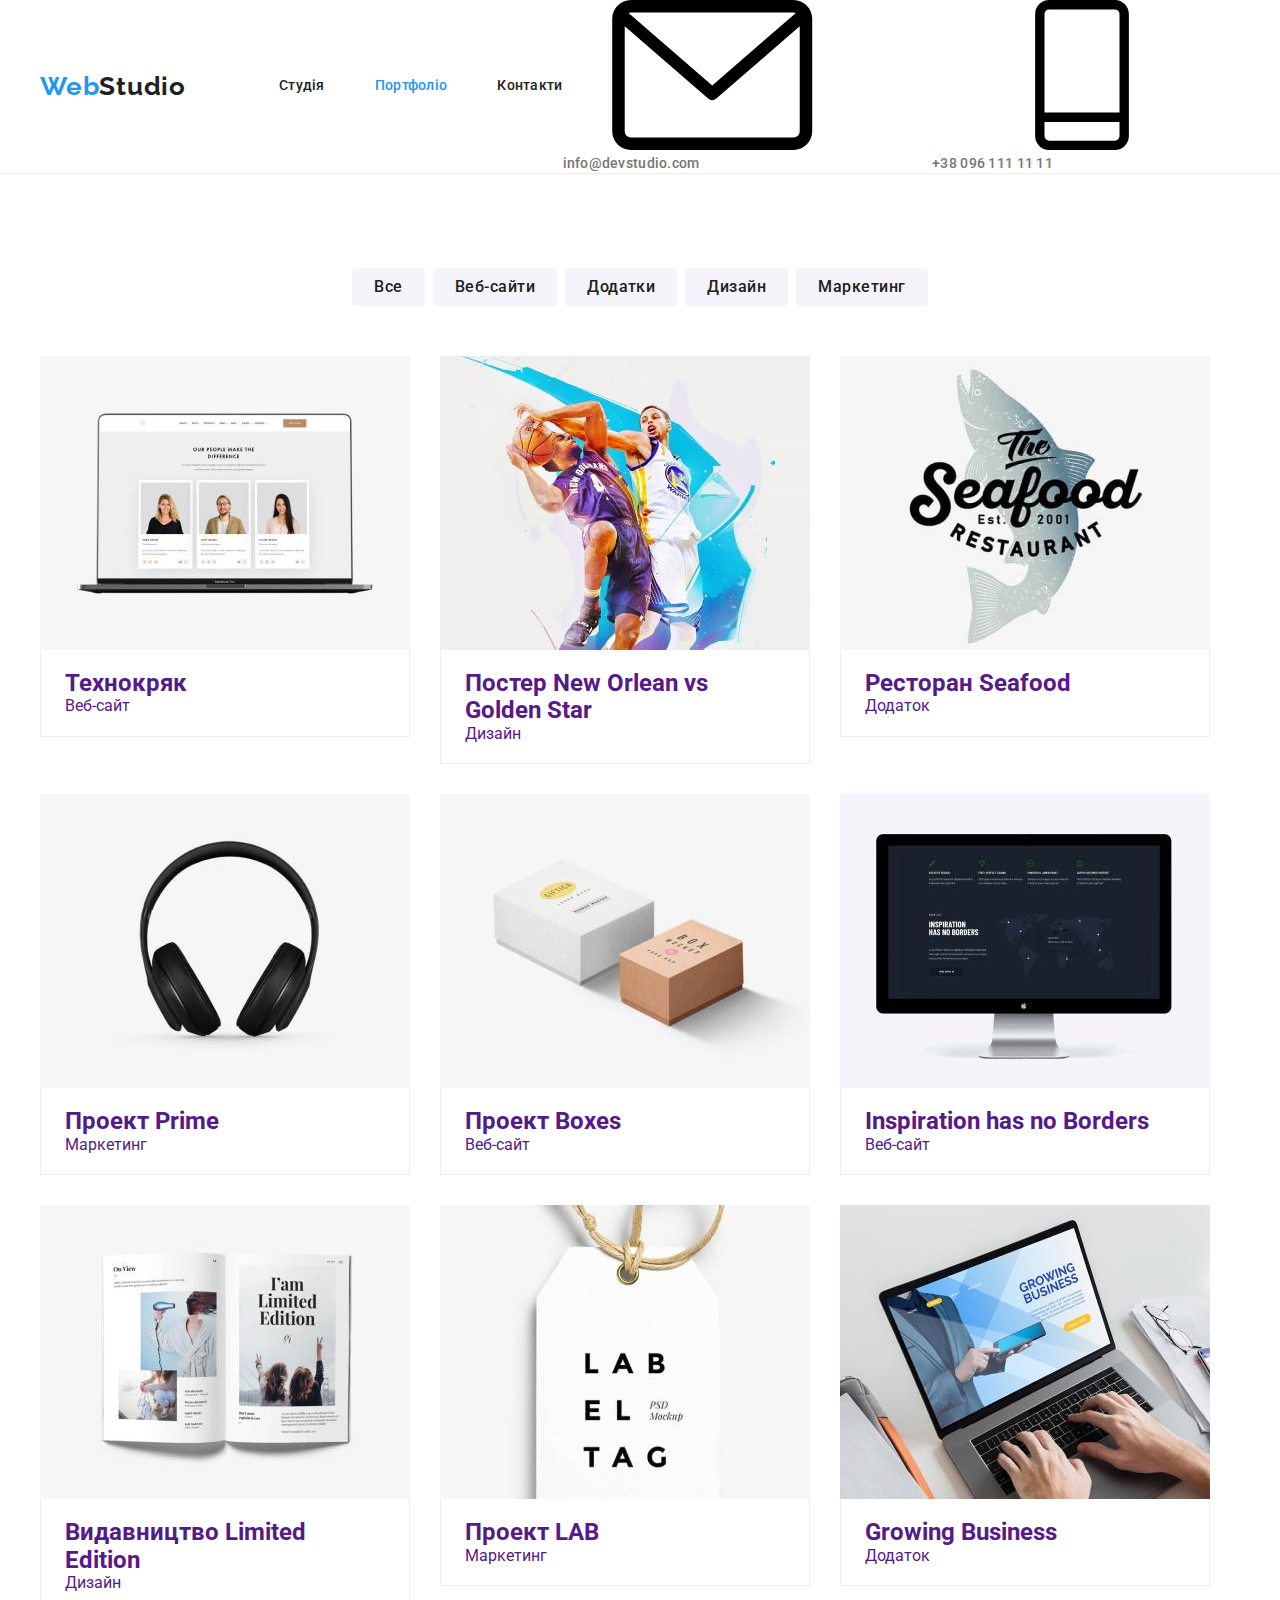
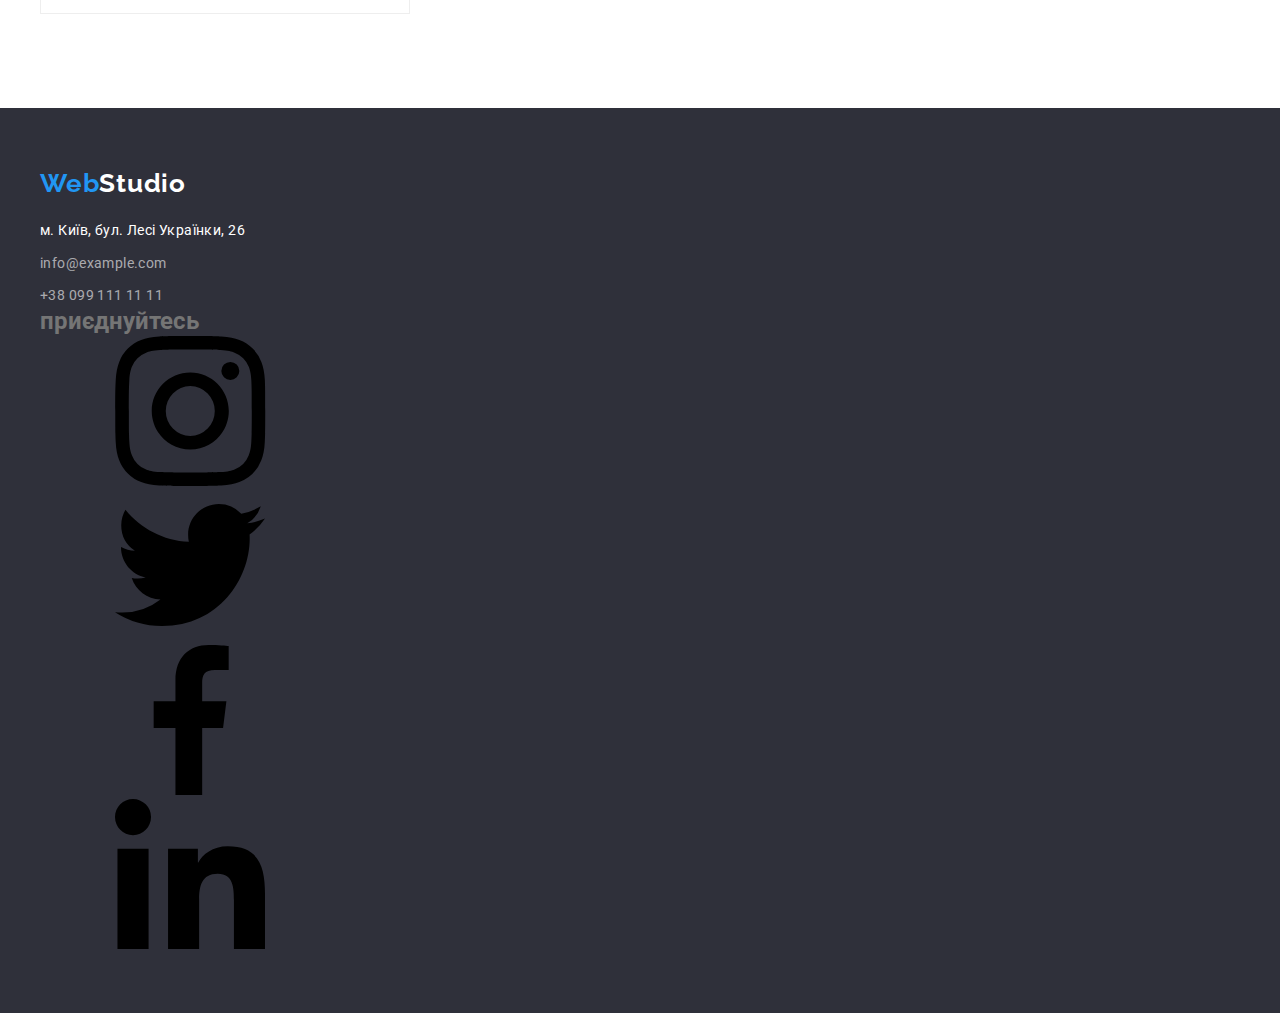
<file: portfolio.html>
<!DOCTYPE html>
<html lang="uk">
<head>
    <meta charset="UTF-8">
    <meta http-equiv="X-UA-Compatible" content="IE=edge">
    <meta name="viewport" content="width=device-width, initial-scale=1.0">
    <title>Portfolio</title>
    <link rel="preconnect" href="https://fonts.googleapis.com">
    <link rel="preconnect" href="https://fonts.gstatic.com" crossorigin>
    <link rel="stylesheet" href="https://fonts.googleapis.com/css2?family=Raleway:wght@700&family=Roboto:wght@400;500;700;900&display=swap">
    <link rel="stylesheet" href="https://cdnjs.cloudflare.com/ajax/libs/modern-normalize/1.1.0/modern-normalize.min.css">
    <link rel="stylesheet" href="./css/styles.css">
</head>

<body>

<!-- Header -->
<header class="header">
    <div class="container main-nav">
        <nav class="header-navigation">
            <a class="header-logo link" href="index.html">Web<span class="header-logo-two">Studio</a>
            <ul class="list nav-list">
                <li class="nav-item"><a class="link nav-link" href="index.html">Студія</a></li>
                <li class="nav-item"><a class="link nav-link current" href="portfolio.html">Портфоліо</a></li>
                <li class="nav-item"><a class="link nav-link" href="">Контакти</a></li>
            </ul>
        </nav>
        <ul class="list contacts-list">
            <li class="contacts-item">
                <a class="link contacts-link" href="mailto:info@devstudio.com">
                    <svg class="contacts-icon-mail">
                        <use href="./images/icons.svg#icon-contacts-mail"></use>
                    </svg>info@devstudio.com</a>
            </li>
            <li class="contacts-item">
                <a class="link contacts-link" href="tel:+380961111111">
                    <svg class="contacts-icon-tel">
                        <use href="./images/icons.svg#icon-contacts-tel"></use>
                    </svg>+38 096 111 11 11</a>
            </li>
        </ul>
    </div>
</header>

<main>

<!-- Секція Меню і Портфоліо -->
<section class="section">
    <div class="container">
        <!-- <h1>Портфоліо</h1> -->
        <ul class="portfolio-nav list">
            <li class="portfolio-item">
                <button class="portfolio-btn" type="button">Все</button>
            </li>
            <li class="portfolio-item">
                <button class="portfolio-btn" type="button">Веб-сайти</button>
            </li>
            <li class="portfolio-item">
                <button class="portfolio-btn" type="button">Додатки</button>
            </li>
            <li class="portfolio-item">
                <button class="portfolio-btn" type="button">Дизайн</button>
            </li>
            <li class="portfolio-item">
                <button class="portfolio-btn" type="button">Маркетинг</button>
            </li>
        </ul>
        <ul class="portfolio-list list">
            <li class="portfolio-list-item">
                <a class="portfolio-link" href="">
                    <img class="portfolio-img" src="./images/portfolio/portfolio-img1.jpg" alt="Веб-сайт Технокряк"
                        width="370" height="294">
                    <div class="portfolio-title-item">
                        <h2 class="portfolio-title">Технокряк</h2>
                        <p class="portfolio-text">Веб-сайт</p>
                    </div>
                </a>
            </li>
            <li class="portfolio-list-item">
                <a class="portfolio-link" href="">
                    <img class="portfolio-img" src="./images/portfolio/portfolio-img2.jpg"
                        alt="Дизайн Постер New Orlean vs Golden Star" width="370" height="294">
                    <div class="portfolio-title-item">
                        <h2 class="portfolio-title">Постер New Orlean vs Golden Star</h2>
                        <p class="portfolio-text">Дизайн</p>
                    </div>
                </a>
            </li>
            <li class="portfolio-list-item">
                <a class="portfolio-link" href="">
                    <img class="portfolio-img" src="./images/portfolio/portfolio-img3.jpg"
                        alt="Додаток Ресторан Seafood" width="370" height="294">
                    <div class="portfolio-title-item">
                        <h2 class="portfolio-title">Ресторан Seafood</h2>
                        <p class="portfolio-text">Додаток</p>
                    </div>
                </a>
            </li>
            <li class="portfolio-list-item">
                <a class="portfolio-link" href="">
                    <img class="portfolio-img" src="./images/portfolio/portfolio-img4.jpg" alt="Маркетинг Проект Prime"
                        width="370" height="294">
                    <div class="portfolio-title-item">
                        <h2 class="portfolio-title">Проект Prime</h2>
                        <p class="portfolio-text">Маркетинг</p>
                    </div>
                </a>
            </li>
            <li class="portfolio-list-item">
                <a class="portfolio-link" href="">
                    <img class="portfolio-img" src="./images/portfolio/portfolio-img5.jpg" alt="Веб-сайт Проект Boxes"
                        width="370" height="294">
                    <div class="portfolio-title-item">
                        <h2 class="portfolio-title">Проект Boxes</h2>
                        <p class="portfolio-text">Веб-сайт</p>
                    </div>
                </a>
            </li>
            <li class="portfolio-list-item">
                <a class="portfolio-link" href="">
                    <img class="portfolio-img" src="./images/portfolio/portfolio-img6.jpg"
                        alt="Веб-сайт Inspiration has no Borders" width="370" height="294">
                    <div class="portfolio-title-item">
                        <h2 class="portfolio-title">Inspiration has no Borders</h2>
                        <p class="portfolio-text">Веб-сайт</p>
                    </div>
                </a>
            </li>
            <li class="portfolio-list-item">
                <a class="portfolio-link" href="">
                    <img class="portfolio-img" src="./images/portfolio/portfolio-img7.jpg"
                        alt="Дизайн Видавництво Limited Edition" width="370" height="294">
                    <div class="portfolio-title-item">
                        <h2 class="portfolio-title">Видавництво Limited Edition</h2>
                        <p class="portfolio-text">Дизайн</p>
                    </div>
                </a>
            </li>
            <li class="portfolio-list-item">
                <a class="portfolio-link" href="">
                    <img class="portfolio-img" src="./images/portfolio/portfolio-img8.jpg" alt="Маркетинг Проект LAB"
                        width="370" height="294">
                    <div class="portfolio-title-item">
                        <h2 class="portfolio-title">Проект LAB</h2>
                        <p class="portfolio-text">Маркетинг</p>
                    </div>
                </a>
            </li>
            <li class="portfolio-list-item">
                <a class="portfolio-link" href="">
                    <img class="portfolio-img" src="./images/portfolio/portfolio-img9.jpg"
                        alt="Додаток Growing Business" width="370" height="294">
                    <div class="portfolio-title-item">
                        <h2 class="portfolio-title">Growing Business</h2>
                        <p class="portfolio-text">Додаток</p>
                    </div>
                </a>
            </li>
        </ul>
    </div>
</section>

</main>

<!-- Footer -->
<footer class="footer">
    <div class="container logo-address-social">
        <div>
            <a class="link footer-logo" href="index.html">Web<span class="footer-logo-two">Studio</span></a>
            <address class="address">
                <ul class="list footer-list">
                    <li class="footer-item">
                        <a class="link footer-link footer-address" href="https://goo.gl/maps/5prfQH1JwphvAtdC9">
                            м. Київ, бул. Лесі Українки, 26
                        </a>
                    </li>
                    <li class="footer-item">
                        <a class="link footer-link" href="mailto:info@example.com">info@example.com</a>
                    </li>
                    <li class="footer-item">
                        <a class="link footer-link" href="tel:+380991111111">+38 099 111 11 11</a>
                    </li>
                </ul>
            </address>
        </div>
        <div class="footer-social">
            <h2 class="footer-social-title">приєднуйтесь</h2>
            <ul class="footer-social-list">
                <li class="footer-social-item">
                    <a href="" class="footer-social-link">
                        <svg class="footer-social-logo">
                            <use href="./images/icons.svg#icon-social-instagram"></use>
                        </svg>
                    </a>
                </li>
                <li class="footer-social-item">
                    <a href="" class="footer-social-link">
                        <svg class="footer-social-logo">
                            <use href="./images/icons.svg#icon-social-twitter"></use>
                        </svg>
                    </a>
                </li>
                <li class="footer-social-item">
                    <a href="" class="footer-social-link">
                        <svg class="footer-social-logo">
                            <use href="./images/icons.svg#icon-social-facebook"></use>
                        </svg>
                    </a>
                </li>
                <li class="footer-social-item">
                    <a href="" class="footer-social-link">
                        <svg class="footer-social-logo">
                            <use href="./images/icons.svg#icon-social-linkedin"></use>
                        </svg>
                    </a>
                </li>
            </ul>
        </div>
    </div>
</footer>

</body>
</html>
</file>
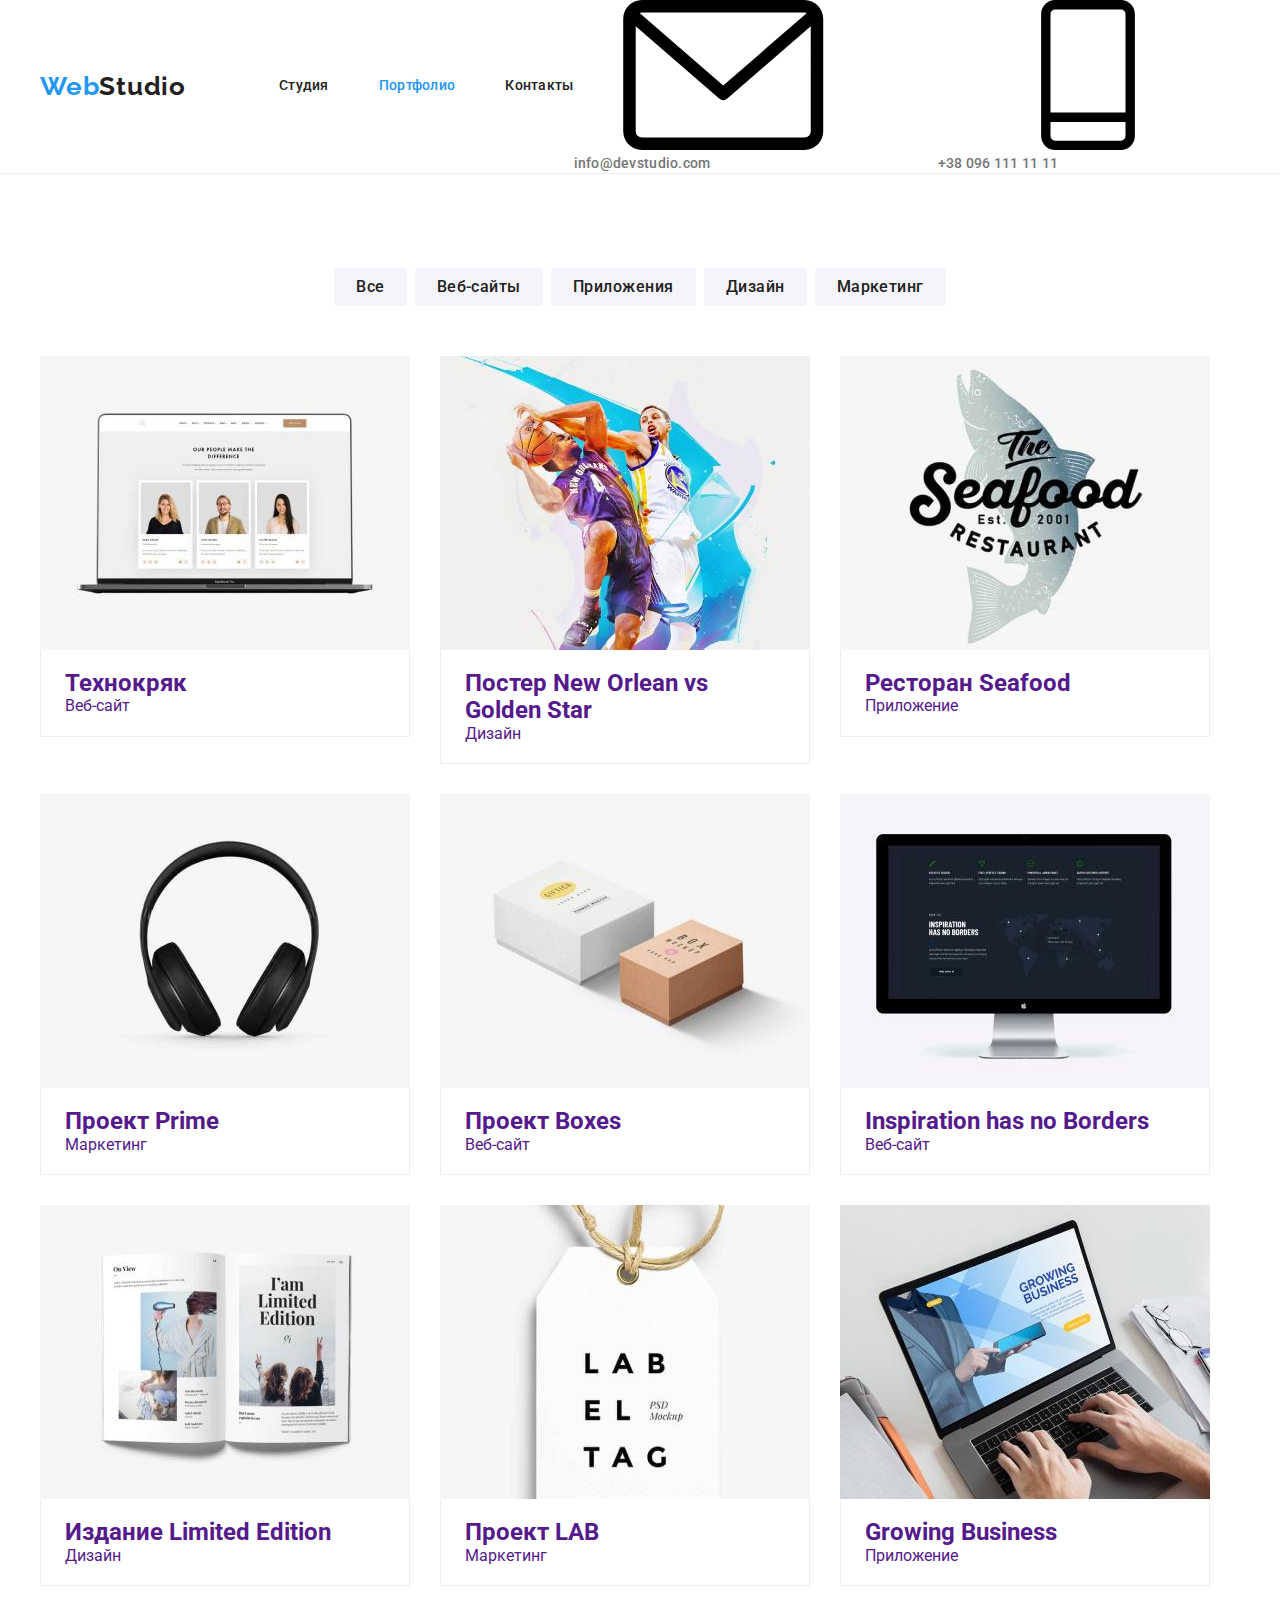
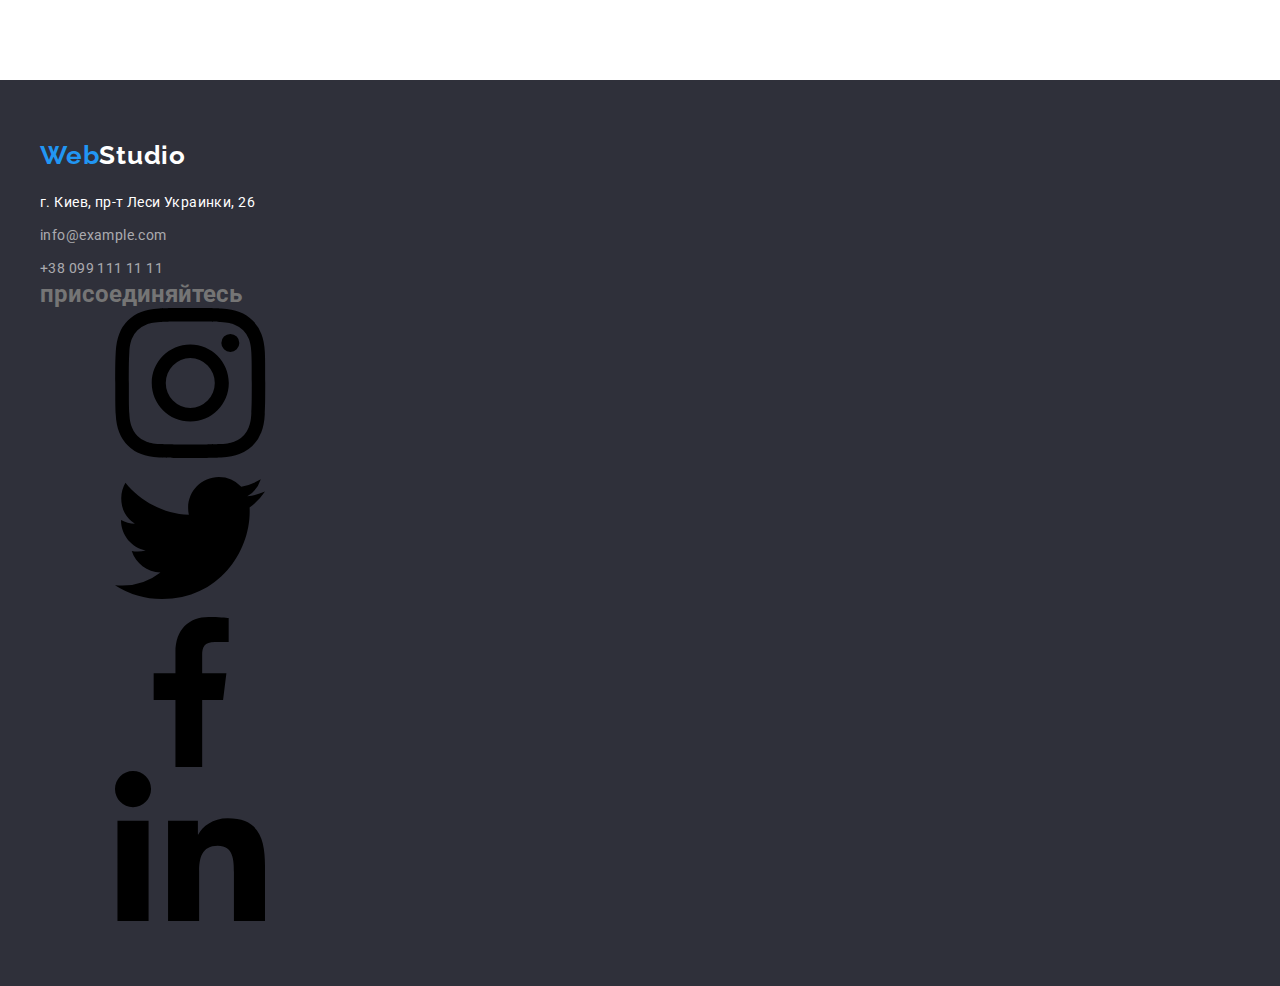
<file: portfolio4.html>
<!DOCTYPE html>
<html lang="en">
<head>
    <meta charset="UTF-8">
    <meta http-equiv="X-UA-Compatible" content="IE=edge">
    <meta name="viewport" content="width=device-width, initial-scale=1.0">
    <title>Portfolio</title>
    <link rel="preconnect" href="https://fonts.googleapis.com">
    <link rel="preconnect" href="https://fonts.gstatic.com" crossorigin>
    <link href="https://fonts.googleapis.com/css2?family=Raleway:wght@700&family=Roboto:wght@400;500;700;900&display=swap"
        rel="stylesheet">
    <link rel="stylesheet" href="https://cdnjs.cloudflare.com/ajax/libs/modern-normalize/1.1.0/modern-normalize.min.css">
    <link rel="stylesheet" href="./css/styles.css">
</head>
<body>
<!-- HEADER (ШАПКА) -->
<header class="header">
    <div class="container main-nav">
        <nav class="header-navigation">
            <a class="header-logo link" href="index.html">Web<span class="header-logo-two">Studio</a>
            <ul class="list nav-list">
                <li class="nav-item"><a class="link nav-link" href="index.html">Студия</a></li>
                <li class="nav-item"><a class="link nav-link current" href="portfolio.html">Портфолио</a></li>
                <li class="nav-item"><a class="link nav-link" href="">Контакты</a></li>
            </ul>
        </nav>
        <ul class="list contacts-list">
            <li class="contacts-item">
                <a class="link contacts-link" href="mailto:info@devstudio.com"><svg class="contacts-icon-mail">
                        <use href="./images/icons.svg#icon-contacts-mail"></use>
                    </svg>info@devstudio.com</a>
            </li>
            <li class="contacts-item">
                <a class="link contacts-link" href="tel:+380961111111"><svg class="contacts-icon-tel">
                        <use href="./images/icons.svg#icon-contacts-tel"></use>
                    </svg>+38 096 111 11 11</a>
            </li>
        </ul>
    </div>
</header>
<main>
<!-- СЕКЦИЯ МЕНЮ И ПОРТФОЛИО -->
<section class="section">
    <div class="container">
    <!-- <h1>Портфолио</h1> -->
    <ul class="portfolio-nav list">
        <li class="portfolio-item">
            <button class="portfolio-btn" type="button">Все</button>
        </li>
        <li class="portfolio-item">
            <button class="portfolio-btn" type="button">Веб-сайты</button>
        </li>
        <li class="portfolio-item">
            <button class="portfolio-btn" type="button">Приложения</button>
        </li>
        <li class="portfolio-item">
            <button class="portfolio-btn" type="button">Дизайн</button>
        </li>
        <li class="portfolio-item">
            <button class="portfolio-btn" type="button">Маркетинг</button>
        </li>
    </ul>
    <ul class="portfolio-list list">
        <li class="portfolio-list-item">
            <a class="portfolio-link" href="">
                <img class="portfolio-img" src="./images/portfolio/portfolio-img1.jpg" alt="Веб-сайт Технокряк" width="370" height="294">
                <div class="portfolio-title-item">
                    <h2 class="portfolio-title">Технокряк</h2>
                    <p class="portfolio-text">Веб-сайт</p>
                </div>
            </a>
        </li>
        <li class="portfolio-list-item">
            <a class="portfolio-link" href="">
                <img class="portfolio-img" src="./images/portfolio/portfolio-img2.jpg" alt="Дизайн Постер New Orlean vs Golden Star" width="370" height="294">
                <div class="portfolio-title-item">
                    <h2 class="portfolio-title">Постер New Orlean vs Golden Star</h2>
                    <p class="portfolio-text">Дизайн</p>
                </div>
            </a>
        </li>
        <li class="portfolio-list-item">
            <a class="portfolio-link" href="">
            <img class="portfolio-img" src="./images/portfolio/portfolio-img3.jpg" alt="Приложение Ресторан Seafood" width="370" height="294">
            <div class="portfolio-title-item">
            <h2 class="portfolio-title">Ресторан Seafood</h2>
            <p class="portfolio-text">Приложение</p>
        </div>
        </a>
        </li>
        <li class="portfolio-list-item">
            <a class="portfolio-link" href="">
            <img class="portfolio-img" src="./images/portfolio/portfolio-img4.jpg" alt="Маркетинг Проект Prime" width="370" height="294">
            <div class="portfolio-title-item">
            <h2 class="portfolio-title">Проект Prime</h2>
            <p class="portfolio-text">Маркетинг</p>
        </div>
        </a>
        </li>
        <li class="portfolio-list-item">
            <a class="portfolio-link" href="">
            <img class="portfolio-img" src="./images/portfolio/portfolio-img5.jpg" alt="Веб-сайт Проект Boxes" width="370" height="294">
            <div class="portfolio-title-item">
            <h2 class="portfolio-title">Проект Boxes</h2>
            <p class="portfolio-text">Веб-сайт</p>
        </div>
        </a>
        </li>
        <li class="portfolio-list-item">
            <a class="portfolio-link" href="">
            <img class="portfolio-img" src="./images/portfolio/portfolio-img6.jpg" alt="Веб-сайт Inspiration has no Borders" width="370" height="294">
            <div class="portfolio-title-item">
            <h2 class="portfolio-title">Inspiration has no Borders</h2>
            <p class="portfolio-text">Веб-сайт</p>
        </div>
        </a>
        </li>
        <li class="portfolio-list-item">
            <a class="portfolio-link" href="">
            <img class="portfolio-img" src="./images/portfolio/portfolio-img7.jpg" alt="Дизайн Издание Limited Edition" width="370" height="294">
            <div class="portfolio-title-item">
            <h2 class="portfolio-title">Издание Limited Edition</h2>
            <p class="portfolio-text">Дизайн</p>
        </div>
        </a>
        </li>
        <li class="portfolio-list-item">
            <a class="portfolio-link" href="">
            <img class="portfolio-img" src="./images/portfolio/portfolio-img8.jpg" alt="Маркетинг Проект LAB" width="370" height="294">
            <div class="portfolio-title-item">
            <h2 class="portfolio-title">Проект LAB</h2>
            <p class="portfolio-text">Маркетинг</p>
        </div>
        </a>
        </li>
        <li class="portfolio-list-item">
            <a class="portfolio-link" href="">
            <img class="portfolio-img" src="./images/portfolio/portfolio-img9.jpg" alt="Приложение Growing Business" width="370" height="294">
            <div class="portfolio-title-item">
            <h2 class="portfolio-title">Growing Business</h2>
            <p class="portfolio-text">Приложение</p>
        </div>
        </a>
        </li>
    </ul>
    </div>
</section>
</main>
<!-- FOOTER (ПОДВАЛ) -->
<footer class="footer">
    <div class="container logo-address-social">
        <div>
            <a class="link footer-logo" href="index.html">Web<span class="footer-logo-two">Studio</span></a>
            <address class="address">
                <ul class="list footer-list">
                    <li class="footer-item">
                        <a class="link footer-link footer-address" href="https://goo.gl/maps/5prfQH1JwphvAtdC9">г. Киев,
                            пр-т Леси Украинки, 26</a>
                    </li>
                    <li class="footer-item">
                        <a class="link footer-link" href="mailto:info@example.com">info@example.com</a>
                    </li>
                    <li class="footer-item">
                        <a class="link footer-link" href="tel:+380991111111">+38 099 111 11 11</a>
                    </li>
                </ul>
            </address>
        </div>
        <div class="footer-social">
            <h2 class="footer-social-title">присоединяйтесь</h2>
            <ul class="footer-social-list">
                <li class="footer-social-item">
                    <a href="" class="footer-social-link">
                        <svg class="footer-social-logo">
                            <use href="./images/icons.svg#icon-social-instagram"></use>
                        </svg>
                    </a>
                </li>
                <li class="footer-social-item">
                    <a href="" class="footer-social-link">
                        <svg class="footer-social-logo">
                            <use href="./images/icons.svg#icon-social-twitter"></use>
                        </svg>
                    </a>
                </li>
                <li class="footer-social-item">
                    <a href="" class="footer-social-link">
                        <svg class="footer-social-logo">
                            <use href="./images/icons.svg#icon-social-facebook"></use>
                        </svg>
                    </a>
                </li>
                <li class="footer-social-item">
                    <a href="" class="footer-social-link">
                        <svg class="footer-social-logo">
                            <use href="./images/icons.svg#icon-social-linkedin"></use>
                        </svg>
                    </a>
                </li>
            </ul>
        </div>
    </div>
</footer>
</body>
</html>
</file>
<file: css/styles.css>
:root {
  --color-text: #757575;
  --color-headline: #212121;
  --color-accent: #2196f3;
  --color-head: #ffffff;
  --color-main: #ffffff;
  --color-alternate: #f5f4fa;
  --color-hero-footer: #2f303a;
}

body {
  background-color: var(--color-main);
  color: var(--color-text);
  font-family: Roboto, sans-serif;
}

a {
  text-decoration: none;
}

h1,
h2,
h3,
p,
ul {
  margin: 0;
}

ul {
  padding: 0;
  list-style: none;
}

/* Header ------------------------------------ */

.header {
  border-bottom: 1px solid #ececec;
  background-color: var(--color-main);
}

.container {
  width: 1230px;
  padding-right: 15px;
  padding-left: 15px;
  margin-right: auto;
  margin-left: auto;
}

.main-nav {
  display: flex;
  align-items: center;
}

.header-navigation {
  display: flex;
  align-items: center;
}

.header-logo {
  margin-right: 93px;
  font-family: Raleway, sans-serif;
  font-weight: 700;
  font-size: 26px;
  line-height: 1.19;
  letter-spacing: 0.03em;
  color: var(--color-accent);
}

.header-logo-two {
  color: var(--color-headline);
}

.nav-list {
  display: flex;
}

.nav-item:not(:last-child) {
  margin-right: 50px;
}

.nav-link.current,
.contacts-link.current {
  color: var(--color-accent);
}

.nav-link {
  display: block;
  padding-top: 32px;
  padding-bottom: 32px;
  font-weight: 500;
  font-size: 14px;
  line-height: 1.14;
  letter-spacing: 0.02em;
  color: var(--color-headline);
}

.nav-link:hover,
.nav-link:focus {
  color: var(--color-accent);
}

.contacts-list {
  display: flex;
  margin-left: auto;
}

.contacts-item:not(:last-child) {
  margin-right: 50px;
}

.contacts-link {
  padding-top: 32px;
  padding-bottom: 32px;
  font-weight: 500;
  font-size: 14px;
  line-height: 1.14;
  letter-spacing: 0.02em;
  color: var(--color-text);
}

.contacts-link:hover,
.contacts-link:focus {
  color: var(--color-accent);
}

/* Section 1 Hero ---------------------------- */

.section {
  padding-top: 94px;
  padding-bottom: 94px;
}

.hero {
  text-align: center;
  background: var(--color-hero-footer);
  padding-top: 200px;
  padding-bottom: 200px;
}

.hero-title {
  margin-top: 0;
  margin-bottom: 30px;
  margin-left: auto;
  margin-right: auto;
  width: 696px;
  font-weight: 900;
  font-size: 44px;
  line-height: 1.36;
  text-align: center;
  letter-spacing: 0.06em;
  text-transform: uppercase;
  color: var(--color-main);
}

.hero-btn {
  border-radius: 4px;
  border-width: 0;
  padding: 10px 32px;
  display: inline-block;
  font-family: inherit;
  font-weight: 700;
  font-size: 16px;
  line-height: 1.88;
  align-items: center;
  letter-spacing: 0.06em;
  color: var(--color-main);
  background: #2196f3;
  box-shadow: 0px 4px 4px rgba(0, 0, 0, 0.15);
  border-radius: 4px;
}

.hero-btn:hover {
  cursor: pointer;
  color: var(--color-headline);
  background: var(--color-alternate);
}

/* Section 2 Advantage (hidden) -------------- */

.advantage-section {
  padding-bottom: 0;
}

.section-title {
  font-weight: 700;
  font-size: 36px;
  line-height: 1.17;
  text-align: center;
  letter-spacing: 0.03em;
  color: var(--color-headline);
  margin-bottom: 50px;
}

.advantage-list {
  display: flex;
}

.advantage-item {
  width: calc((100% - 90px) / 4);
  margin-right: 30px;
}

.advantage-item:last-child {
  margin-right: 0;
}

.advantage-title {
  font-weight: 700;
  font-size: 14px;
  line-height: 1.14;
  letter-spacing: 0.03em;
  text-transform: uppercase;
  margin-bottom: 10px;
  color: var(--color-headline);
}

.advantage-text {
  font-size: 14px;
  line-height: 1.7;
  letter-spacing: 0.03em;
  color: var(--color-text);
}

/* Section 3 Doing --------------------------- */

.doing-list {
  display: flex;
}

.doing-item:not(:last-child) {
  margin-right: 30px;
}

.doing-img {
  display: block;
  max-width: 100%;
  height: auto;
}

/* Section 4 Our Team ------------------------ */

.team {
  background: var(--color-alternate);
}

.team-list {
  display: flex;
}

.team-item {
  background: var(--color-head);
  box-shadow: 0px 1px 3px rgba(0, 0, 0, 0.12), 0px 1px 1px rgba(0, 0, 0, 0.14),
    0px 2px 1px rgba(0, 0, 0, 0.2);
  border-radius: 0px 0px 4px 4px;
}

.team-item:not(:last-child) {
  margin-right: 30px;
}

.team-img {
  display: block;
}

.team-title-text {
  padding-top: 30px;
  padding-bottom: 30px;
}

.team-title {
  margin-bottom: 10px;
  font-weight: 500;
  font-size: 16px;
  line-height: 1.19;
  text-align: center;
  letter-spacing: 0.03em;
  color: var(--color-headline);
}

.team-text {
  font-size: 16px;
  line-height: 1.19;
  text-align: center;
  letter-spacing: 0.03em;
  color: var(--color-text);
}

/* Footer ------------------------------------ */

.footer {
  padding-top: 60px;
  padding-bottom: 60px;
  background: var(--color-hero-footer);
}

.footer-logo {
  font-family: Raleway, sans-serif;
  font-weight: 700;
  font-size: 26px;
  line-height: 1.19;
  letter-spacing: 0.03em;
  color: var(--color-accent);
}

.footer-logo-two {
  color: var(--color-main);
}

.address {
  margin-top: 20px;
}

.footer-item:not(:last-child) {
  margin-bottom: 9px;
}

.footer-link {
  font-style: normal;
  font-size: 14px;
  line-height: 1.7;
  letter-spacing: 0.03em;
  color: rgba(255, 255, 255, 0.6);
}

.footer-address {
  font-weight: normal;
  color: var(--color-main);
}

.footer-link:hover,
.footer-link:focus {
  color: var(--color-accent);
}

/* Portfolio --------------------------------- */

.portfolio-nav {
  display: flex;
  justify-content: center;
  margin-bottom: 50px;
}

.portfolio-item:not(:last-child) {
  margin-right: 8px;
}

.portfolio-btn {
  background: var(--color-alternate);
  border-radius: 4px;
  border-width: 0;
  padding: 6px 22px;
  font-family: inherit;
  font-weight: 500;
  font-size: 16px;
  line-height: 1.62;
  text-align: center;
  letter-spacing: 0.03em;
  color: var(--color-headline);
}

.portfolio-btn:hover {
  cursor: pointer;
  color: var(--color-main);
  background: var(--color-accent);
}

.portfolio-list {
  display: flex;
  flex-wrap: wrap;
}

.portfolio-list-item {
  margin-right: 30px;
  margin-bottom: 30px;
  width: 370px;
  background: #ffffff;
}

.portfolio-list-item:nth-child(3n) {
  margin-right: 0;
}

.portfolio-list-item:nth-last-child(-n + 3) {
  margin-bottom: 0;
}

.portfolio-img {
  display: block;
  max-width: 100%;
  height: auto;
}

.portfolio-title-item {
  padding-top: 20px;
  padding-bottom: 20px;
  padding-left: 24px;
  padding-right: 24px;
  border-bottom: 1px solid #eeeeee;
  border-left: 1px solid #eeeeee;
  border-right: 1px solid #eeeeee;
}
</file>
